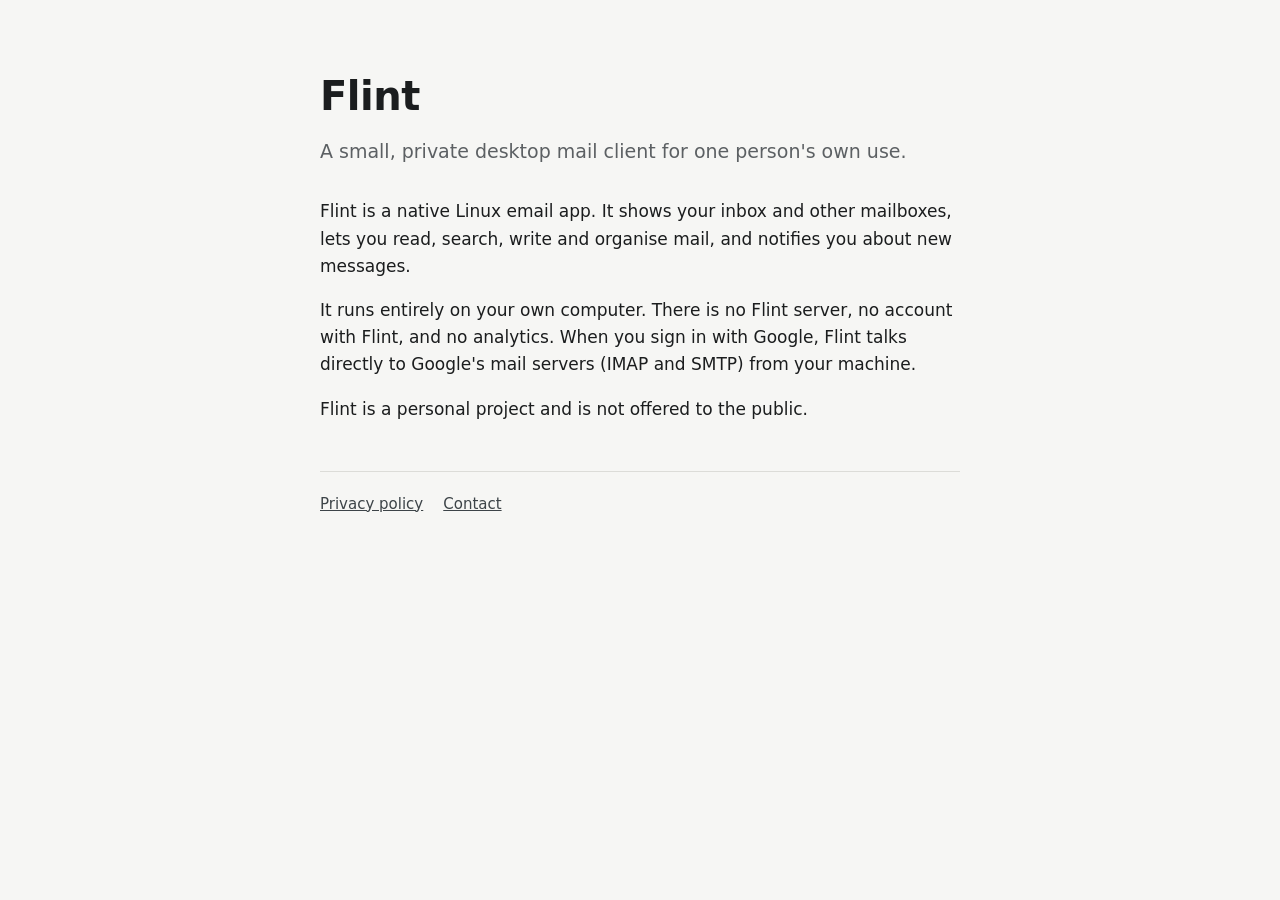
<file: index.html>
<!doctype html>
<html lang="en">
<head>
<meta charset="utf-8">
<meta name="viewport" content="width=device-width, initial-scale=1">
<title>Flint</title>
<link rel="stylesheet" href="style.css">
</head>
<body>
<main>
  <h1>Flint</h1>
  <p class="lead">A small, private desktop mail client for one person's own use.</p>
  <p>Flint is a native Linux email app. It shows your inbox and other mailboxes, lets you read, search, write and organise mail, and notifies you about new messages.</p>
  <p>It runs entirely on your own computer. There is no Flint server, no account with Flint, and no analytics. When you sign in with Google, Flint talks directly to Google's mail servers (IMAP and SMTP) from your machine.</p>
  <p>Flint is a personal project and is not offered to the public.</p>
  <nav><a href="privacy.html">Privacy policy</a><a href="https://github.com/qdab">Contact</a></nav>
</main>
</body>
</html>
</file>
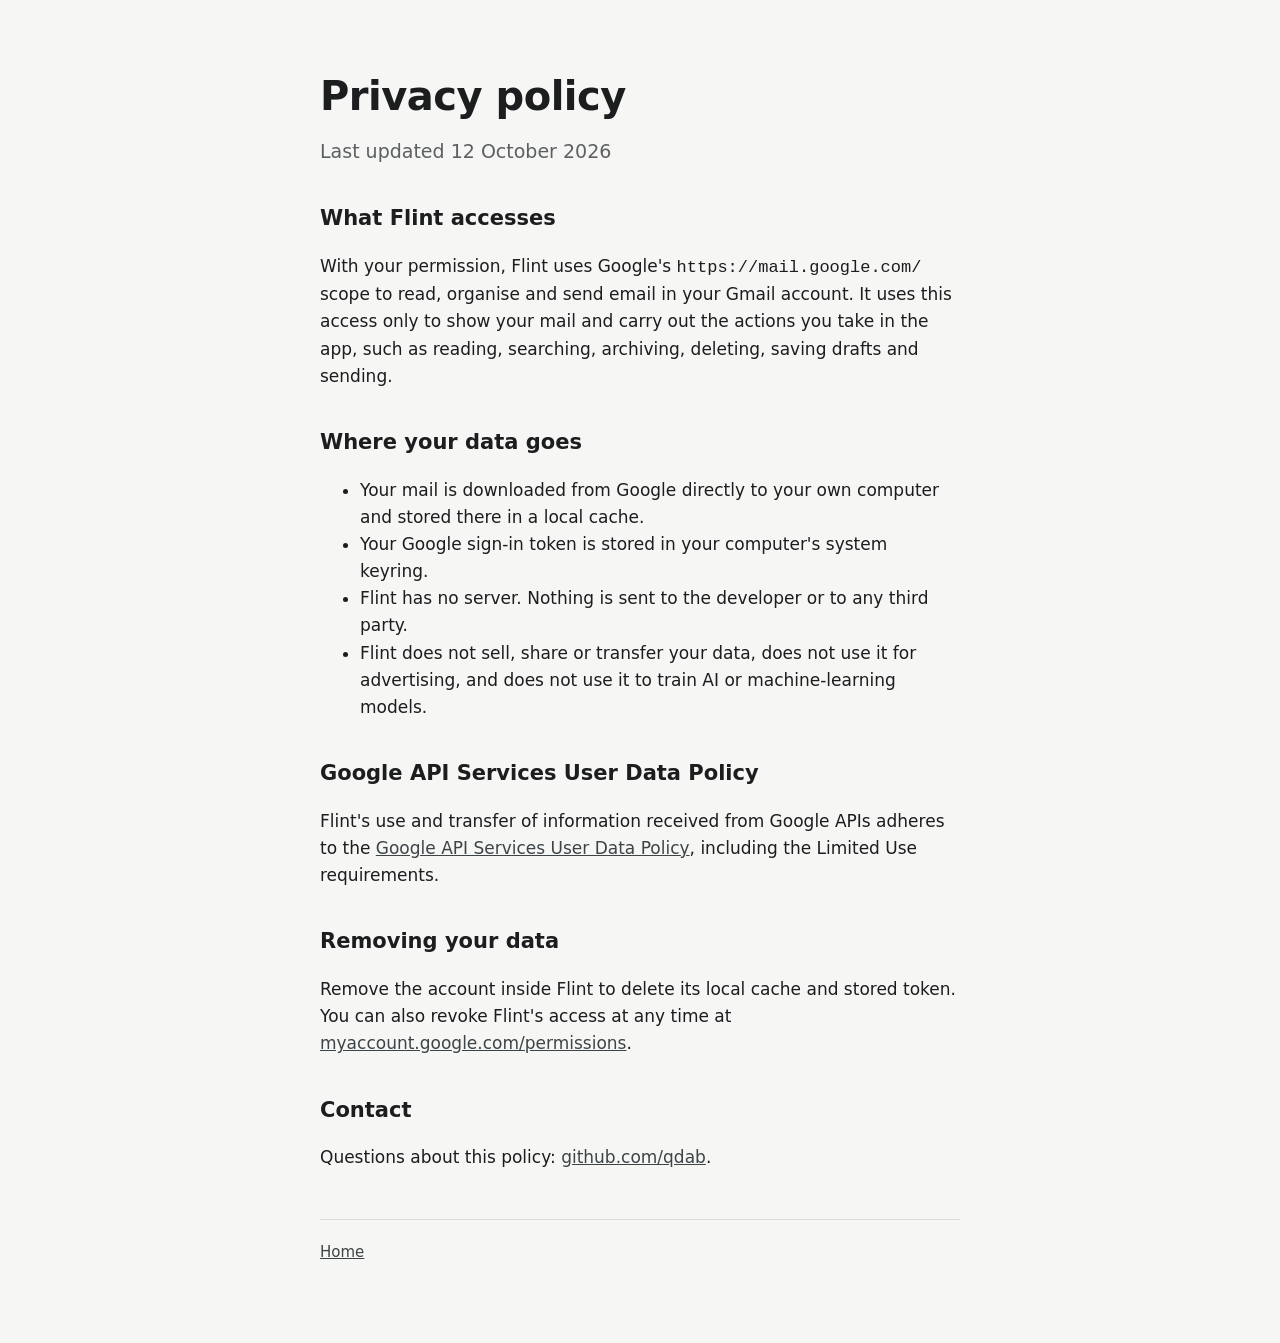
<file: privacy.html>
<!doctype html>
<html lang="en">
<head>
<meta charset="utf-8">
<meta name="viewport" content="width=device-width, initial-scale=1">
<title>Flint privacy policy</title>
<link rel="stylesheet" href="style.css">
</head>
<body>
<main>
  <h1>Privacy policy</h1>
  <p class="lead">Last updated 12 October 2026</p>

  <h2>What Flint accesses</h2>
  <p>With your permission, Flint uses Google's <code>https://mail.google.com/</code> scope to read, organise and send email in your Gmail account. It uses this access only to show your mail and carry out the actions you take in the app, such as reading, searching, archiving, deleting, saving drafts and sending.</p>

  <h2>Where your data goes</h2>
  <ul>
    <li>Your mail is downloaded from Google directly to your own computer and stored there in a local cache.</li>
    <li>Your Google sign-in token is stored in your computer's system keyring.</li>
    <li>Flint has no server. Nothing is sent to the developer or to any third party.</li>
    <li>Flint does not sell, share or transfer your data, does not use it for advertising, and does not use it to train AI or machine-learning models.</li>
  </ul>

  <h2>Google API Services User Data Policy</h2>
  <p>Flint's use and transfer of information received from Google APIs adheres to the <a href="https://developers.google.com/terms/api-services-user-data-policy">Google API Services User Data Policy</a>, including the Limited Use requirements.</p>

  <h2>Removing your data</h2>
  <p>Remove the account inside Flint to delete its local cache and stored token. You can also revoke Flint's access at any time at <a href="https://myaccount.google.com/permissions">myaccount.google.com/permissions</a>.</p>

  <h2>Contact</h2>
  <p>Questions about this policy: <a href="https://github.com/qdab">github.com/qdab</a>.</p>

  <nav><a href="index.html">Home</a></nav>
</main>
</body>
</html>
</file>
<file: style.css>
:root { --bg: #101315; --fg: #cacccc; --muted: #888c8e; --accent: #a8adb0; --border: #2b2f31; }
@media (prefers-color-scheme: light) { :root { --bg: #f6f6f4; --fg: #1b1d1e; --muted: #5c6063; --accent: #3d4448; --border: #dcdcd8; } }
* { box-sizing: border-box; }
body { margin: 0; background: var(--bg); color: var(--fg); font: 17px/1.6 "IBM Plex Sans", system-ui, sans-serif; }
main { max-width: 680px; margin: 0 auto; padding: 64px 20px 80px; }
h1 { font-size: 40px; margin: 0 0 8px; letter-spacing: -0.5px; }
h2 { font-size: 21px; margin: 36px 0 8px; }
p, li { color: var(--fg); }
.lead { color: var(--muted); font-size: 19px; margin: 0 0 32px; }
a { color: var(--accent); }
nav { display: flex; gap: 20px; border-top: 1px solid var(--border); margin-top: 48px; padding-top: 20px; color: var(--muted); font-size: 15px; }
</file>
